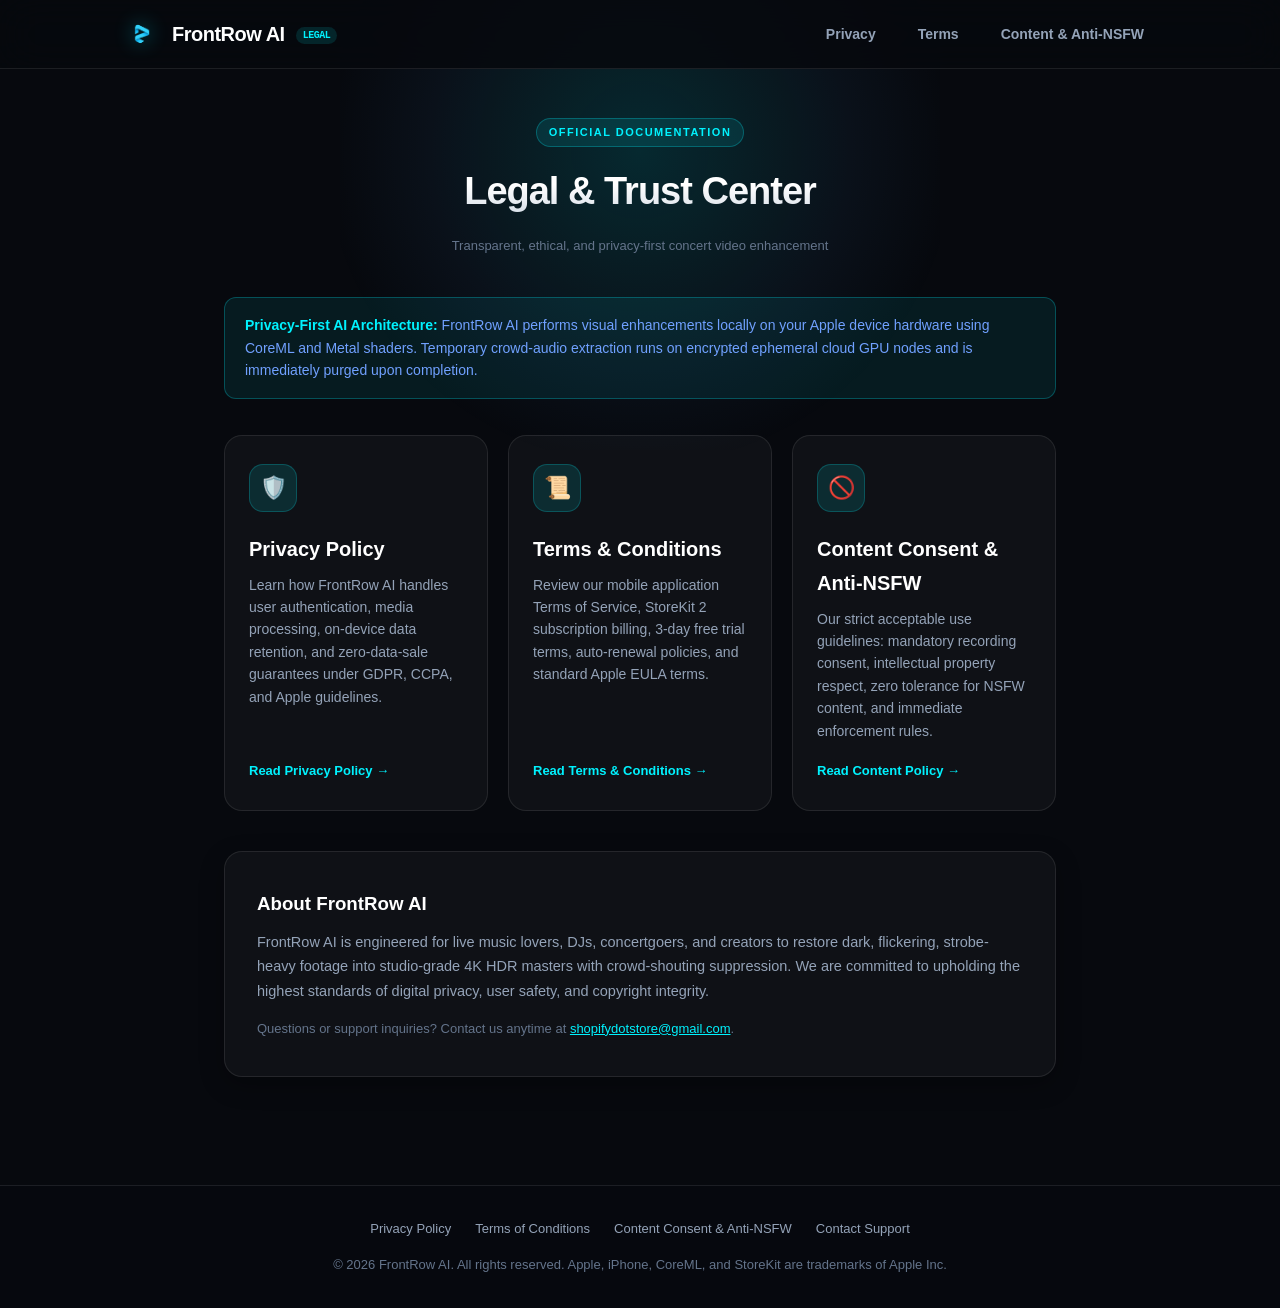
<file: index.html>
<!DOCTYPE html>
<html lang="en">
<head>
  <meta charset="UTF-8">
  <meta name="viewport" content="width=device-width, initial-scale=1.0">
  <title>FrontRow AI - Legal, Privacy & Policies</title>
  <link rel="stylesheet" href="assets/style.css">
  <link rel="icon" type="image/png" href="assets/logo.png">
</head>
<body>
  <div class="ambient-glow"></div>

  <header>
    <div class="nav-container">
      <a href="index.html" class="brand-link">
        <img src="assets/logo.png" alt="FrontRow AI Logo" class="brand-logo">
        <span class="brand-title">FrontRow AI <span class="brand-badge">LEGAL</span></span>
      </a>
      <ul class="nav-links">
        <li><a href="privacy.html">Privacy</a></li>
        <li><a href="terms.html">Terms</a></li>
        <li><a href="content-policy.html">Content & Anti-NSFW</a></li>
      </ul>
    </div>
  </header>

  <main class="container">
    <div class="page-hero">
      <span class="page-category">Official Documentation</span>
      <h1 class="page-title">Legal & Trust Center</h1>
      <p class="page-meta">Transparent, ethical, and privacy-first concert video enhancement</p>
    </div>

    <div class="alert-box alert-info">
      <div>
        <strong>Privacy-First AI Architecture:</strong> FrontRow AI performs visual enhancements locally on your Apple device hardware using CoreML and Metal shaders. Temporary crowd-audio extraction runs on encrypted ephemeral cloud GPU nodes and is immediately purged upon completion.
      </div>
    </div>

    <div class="hub-grid">
      <!-- Privacy Policy Card -->
      <a href="privacy.html" class="hub-card">
        <div class="card-icon">🛡️</div>
        <h3>Privacy Policy</h3>
        <p>Learn how FrontRow AI handles user authentication, media processing, on-device data retention, and zero-data-sale guarantees under GDPR, CCPA, and Apple guidelines.</p>
        <div class="card-arrow">Read Privacy Policy &rarr;</div>
      </a>

      <!-- Terms & Conditions Card -->
      <a href="terms.html" class="hub-card">
        <div class="card-icon">📜</div>
        <h3>Terms & Conditions</h3>
        <p>Review our mobile application Terms of Service, StoreKit 2 subscription billing, 3-day free trial terms, auto-renewal policies, and standard Apple EULA terms.</p>
        <div class="card-arrow">Read Terms & Conditions &rarr;</div>
      </a>

      <!-- Content Consent & Anti-NSFW Card -->
      <a href="content-policy.html" class="hub-card">
        <div class="card-icon">🚫</div>
        <h3>Content Consent & Anti-NSFW</h3>
        <p>Our strict acceptable use guidelines: mandatory recording consent, intellectual property respect, zero tolerance for NSFW content, and immediate enforcement rules.</p>
        <div class="card-arrow">Read Content Policy &rarr;</div>
      </a>
    </div>

    <div class="legal-card" style="margin-top: 40px;">
      <h3 style="margin-bottom: 10px; color: #fff;">About FrontRow AI</h3>
      <p style="color: var(--text-secondary); font-size: 14.5px;">
        FrontRow AI is engineered for live music lovers, DJs, concertgoers, and creators to restore dark, flickering, strobe-heavy footage into studio-grade 4K HDR masters with crowd-shouting suppression. We are committed to upholding the highest standards of digital privacy, user safety, and copyright integrity.
      </p>
      <p style="color: var(--text-muted); font-size: 13px; margin-top: 14px;">
        Questions or support inquiries? Contact us anytime at <a href="mailto:shopifydotstore@gmail.com" style="color: var(--cyan-primary);">shopifydotstore@gmail.com</a>.
      </p>
    </div>
  </main>

  <footer>
    <div class="footer-links">
      <a href="privacy.html">Privacy Policy</a>
      <a href="terms.html">Terms of Conditions</a>
      <a href="content-policy.html">Content Consent & Anti-NSFW</a>
      <a href="mailto:shopifydotstore@gmail.com">Contact Support</a>
    </div>
    <p>&copy; 2026 FrontRow AI. All rights reserved. Apple, iPhone, CoreML, and StoreKit are trademarks of Apple Inc.</p>
  </footer>
</body>
</html>
</file>
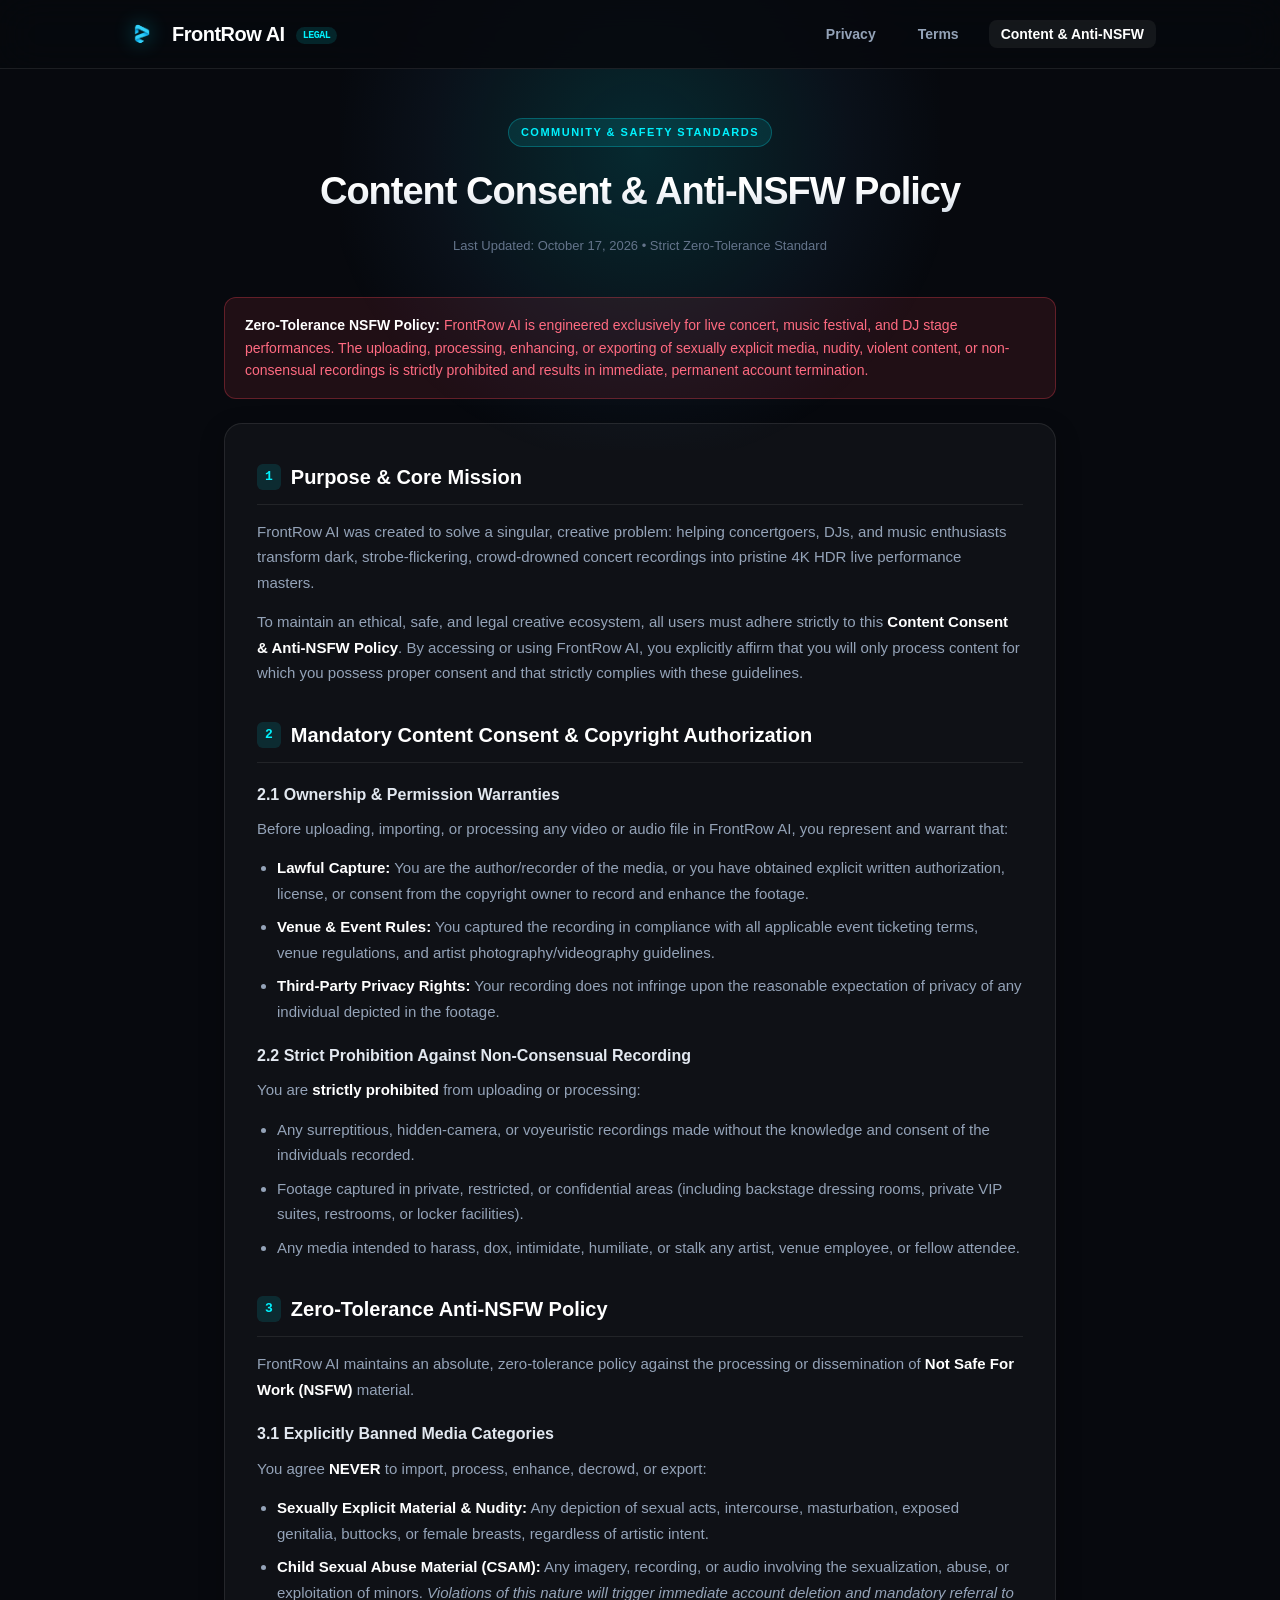
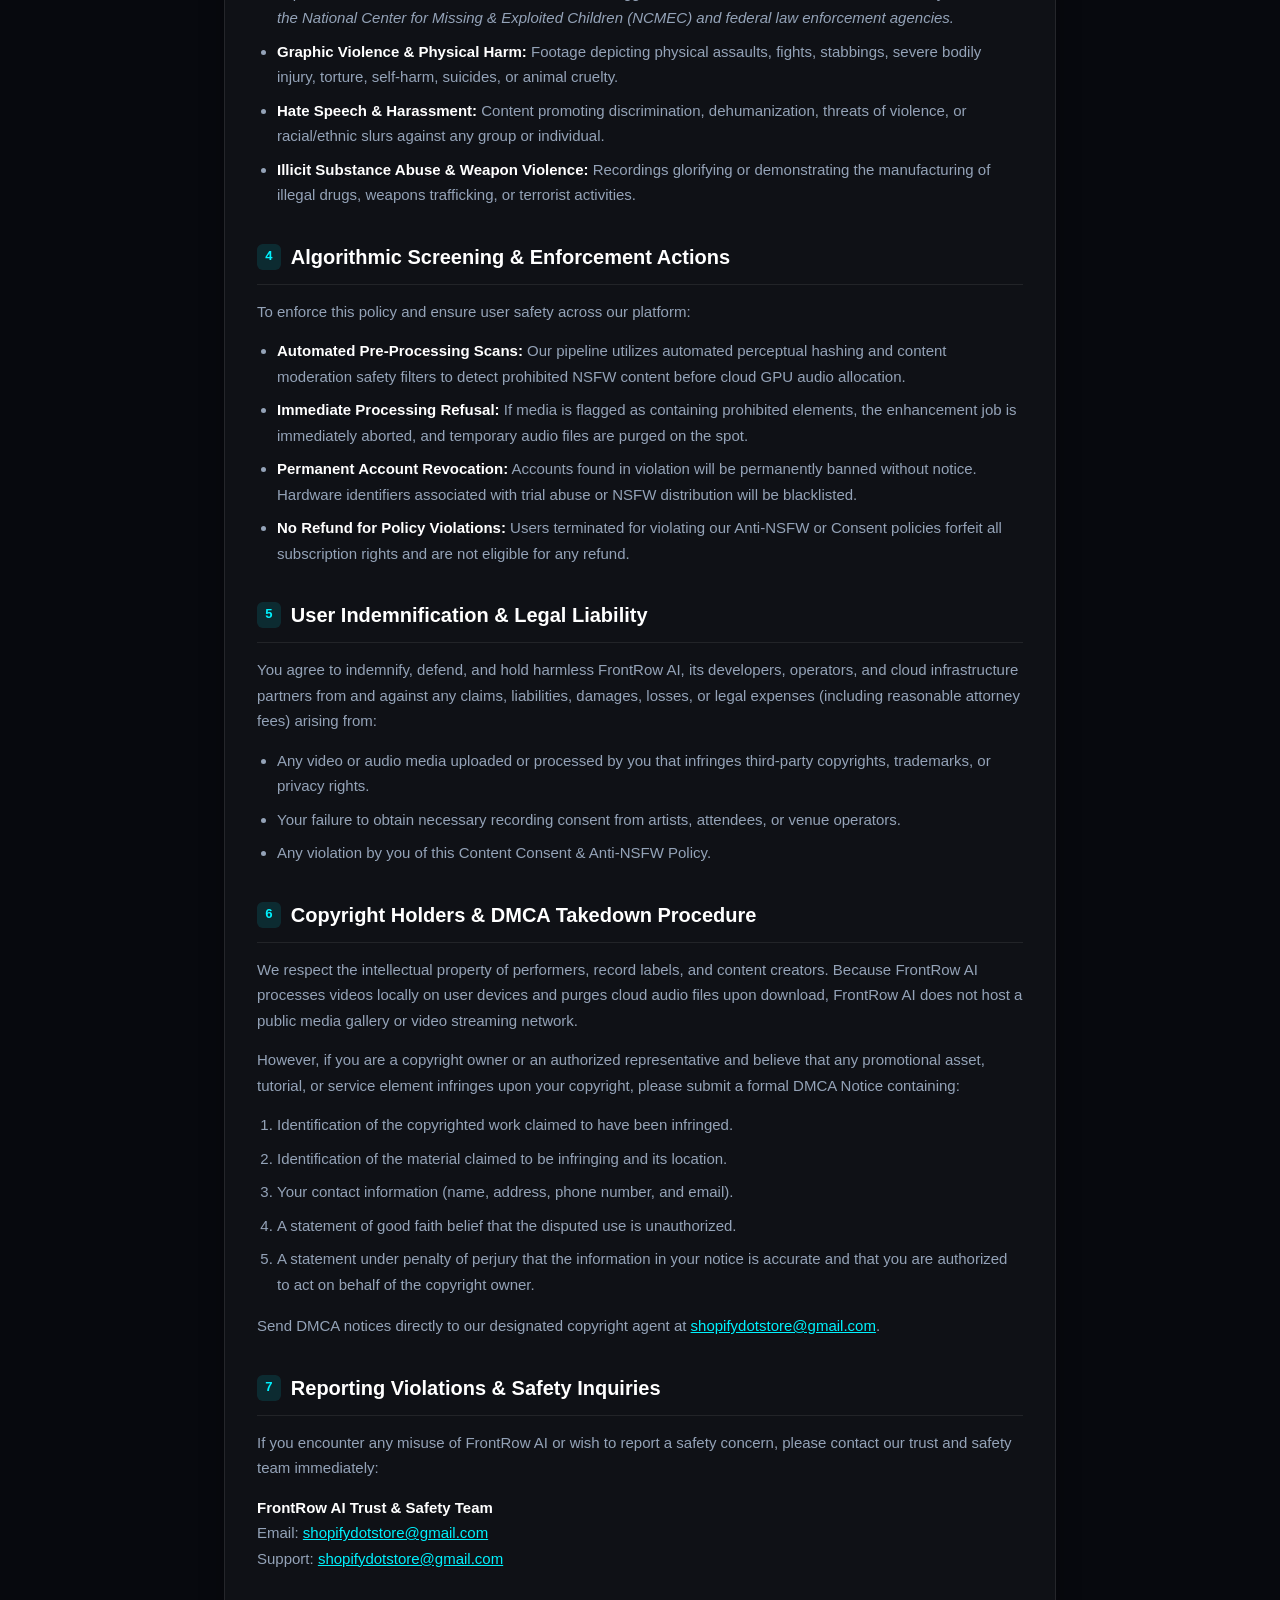
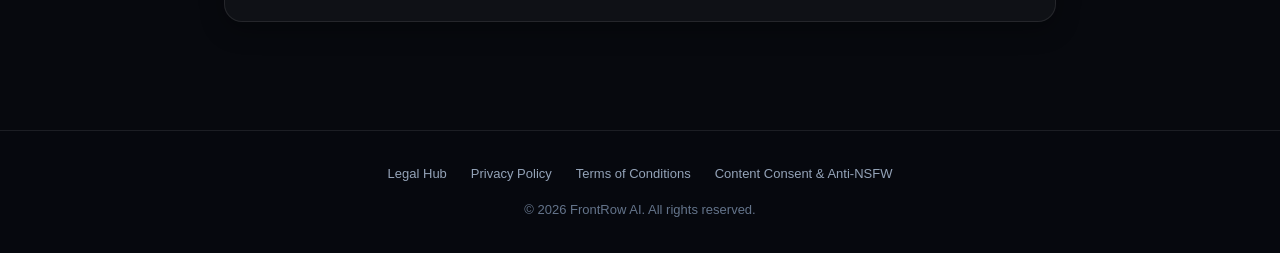
<file: content-policy.html>
<!DOCTYPE html>
<html lang="en">
<head>
  <meta charset="UTF-8">
  <meta name="viewport" content="width=device-width, initial-scale=1.0">
  <title>FrontRow AI - Content Consent & Anti-NSFW Policy</title>
  <link rel="stylesheet" href="assets/style.css">
  <link rel="icon" type="image/png" href="assets/logo.png">
</head>
<body>
  <div class="ambient-glow"></div>

  <header>
    <div class="nav-container">
      <a href="index.html" class="brand-link">
        <img src="assets/logo.png" alt="FrontRow AI Logo" class="brand-logo">
        <span class="brand-title">FrontRow AI <span class="brand-badge">LEGAL</span></span>
      </a>
      <ul class="nav-links">
        <li><a href="privacy.html">Privacy</a></li>
        <li><a href="terms.html">Terms</a></li>
        <li><a href="content-policy.html" class="active">Content & Anti-NSFW</a></li>
      </ul>
    </div>
  </header>

  <main class="container">
    <div class="page-hero">
      <span class="page-category">Community & Safety Standards</span>
      <h1 class="page-title">Content Consent & Anti-NSFW Policy</h1>
      <p class="page-meta">Last Updated: October 17, 2026 &bull; Strict Zero-Tolerance Standard</p>
    </div>

    <div class="alert-box alert-danger">
      <div>
        <strong>Zero-Tolerance NSFW Policy:</strong> FrontRow AI is engineered exclusively for live concert, music festival, and DJ stage performances. The uploading, processing, enhancing, or exporting of sexually explicit media, nudity, violent content, or non-consensual recordings is strictly prohibited and results in immediate, permanent account termination.
      </div>
    </div>

    <article class="legal-card">
      <section class="legal-section">
        <h2><span class="section-number">1</span> Purpose & Core Mission</h2>
        <p>
          FrontRow AI was created to solve a singular, creative problem: helping concertgoers, DJs, and music enthusiasts transform dark, strobe-flickering, crowd-drowned concert recordings into pristine 4K HDR live performance masters.
        </p>
        <p>
          To maintain an ethical, safe, and legal creative ecosystem, all users must adhere strictly to this <strong>Content Consent & Anti-NSFW Policy</strong>. By accessing or using FrontRow AI, you explicitly affirm that you will only process content for which you possess proper consent and that strictly complies with these guidelines.
        </p>
      </section>

      <section class="legal-section">
        <h2><span class="section-number">2</span> Mandatory Content Consent & Copyright Authorization</h2>
        <h3>2.1 Ownership & Permission Warranties</h3>
        <p>
          Before uploading, importing, or processing any video or audio file in FrontRow AI, you represent and warrant that:
        </p>
        <ul>
          <li><strong>Lawful Capture:</strong> You are the author/recorder of the media, or you have obtained explicit written authorization, license, or consent from the copyright owner to record and enhance the footage.</li>
          <li><strong>Venue & Event Rules:</strong> You captured the recording in compliance with all applicable event ticketing terms, venue regulations, and artist photography/videography guidelines.</li>
          <li><strong>Third-Party Privacy Rights:</strong> Your recording does not infringe upon the reasonable expectation of privacy of any individual depicted in the footage.</li>
        </ul>

        <h3>2.2 Strict Prohibition Against Non-Consensual Recording</h3>
        <p>
          You are <strong>strictly prohibited</strong> from uploading or processing:
        </p>
        <ul>
          <li>Any surreptitious, hidden-camera, or voyeuristic recordings made without the knowledge and consent of the individuals recorded.</li>
          <li>Footage captured in private, restricted, or confidential areas (including backstage dressing rooms, private VIP suites, restrooms, or locker facilities).</li>
          <li>Any media intended to harass, dox, intimidate, humiliate, or stalk any artist, venue employee, or fellow attendee.</li>
        </ul>
      </section>

      <section class="legal-section">
        <h2><span class="section-number">3</span> Zero-Tolerance Anti-NSFW Policy</h2>
        <p>
          FrontRow AI maintains an absolute, zero-tolerance policy against the processing or dissemination of <strong>Not Safe For Work (NSFW)</strong> material.
        </p>

        <h3>3.1 Explicitly Banned Media Categories</h3>
        <p>You agree <strong>NEVER</strong> to import, process, enhance, decrowd, or export:</p>
        <ul>
          <li><strong>Sexually Explicit Material & Nudity:</strong> Any depiction of sexual acts, intercourse, masturbation, exposed genitalia, buttocks, or female breasts, regardless of artistic intent.</li>
          <li><strong>Child Sexual Abuse Material (CSAM):</strong> Any imagery, recording, or audio involving the sexualization, abuse, or exploitation of minors. <em>Violations of this nature will trigger immediate account deletion and mandatory referral to the National Center for Missing & Exploited Children (NCMEC) and federal law enforcement agencies.</em></li>
          <li><strong>Graphic Violence & Physical Harm:</strong> Footage depicting physical assaults, fights, stabbings, severe bodily injury, torture, self-harm, suicides, or animal cruelty.</li>
          <li><strong>Hate Speech & Harassment:</strong> Content promoting discrimination, dehumanization, threats of violence, or racial/ethnic slurs against any group or individual.</li>
          <li><strong>Illicit Substance Abuse & Weapon Violence:</strong> Recordings glorifying or demonstrating the manufacturing of illegal drugs, weapons trafficking, or terrorist activities.</li>
        </ul>
      </section>

      <section class="legal-section">
        <h2><span class="section-number">4</span> Algorithmic Screening & Enforcement Actions</h2>
        <p>
          To enforce this policy and ensure user safety across our platform:
        </p>
        <ul>
          <li><strong>Automated Pre-Processing Scans:</strong> Our pipeline utilizes automated perceptual hashing and content moderation safety filters to detect prohibited NSFW content before cloud GPU audio allocation.</li>
          <li><strong>Immediate Processing Refusal:</strong> If media is flagged as containing prohibited elements, the enhancement job is immediately aborted, and temporary audio files are purged on the spot.</li>
          <li><strong>Permanent Account Revocation:</strong> Accounts found in violation will be permanently banned without notice. Hardware identifiers associated with trial abuse or NSFW distribution will be blacklisted.</li>
          <li><strong>No Refund for Policy Violations:</strong> Users terminated for violating our Anti-NSFW or Consent policies forfeit all subscription rights and are not eligible for any refund.</li>
        </ul>
      </section>

      <section class="legal-section">
        <h2><span class="section-number">5</span> User Indemnification & Legal Liability</h2>
        <p>
          You agree to indemnify, defend, and hold harmless FrontRow AI, its developers, operators, and cloud infrastructure partners from and against any claims, liabilities, damages, losses, or legal expenses (including reasonable attorney fees) arising from:
        </p>
        <ul>
          <li>Any video or audio media uploaded or processed by you that infringes third-party copyrights, trademarks, or privacy rights.</li>
          <li>Your failure to obtain necessary recording consent from artists, attendees, or venue operators.</li>
          <li>Any violation by you of this Content Consent & Anti-NSFW Policy.</li>
        </ul>
      </section>

      <section class="legal-section">
        <h2><span class="section-number">6</span> Copyright Holders & DMCA Takedown Procedure</h2>
        <p>
          We respect the intellectual property of performers, record labels, and content creators. Because FrontRow AI processes videos locally on user devices and purges cloud audio files upon download, FrontRow AI does not host a public media gallery or video streaming network.
        </p>
        <p>
          However, if you are a copyright owner or an authorized representative and believe that any promotional asset, tutorial, or service element infringes upon your copyright, please submit a formal DMCA Notice containing:
        </p>
        <ol>
          <li>Identification of the copyrighted work claimed to have been infringed.</li>
          <li>Identification of the material claimed to be infringing and its location.</li>
          <li>Your contact information (name, address, phone number, and email).</li>
          <li>A statement of good faith belief that the disputed use is unauthorized.</li>
          <li>A statement under penalty of perjury that the information in your notice is accurate and that you are authorized to act on behalf of the copyright owner.</li>
        </ol>
        <p>
          Send DMCA notices directly to our designated copyright agent at <a href="mailto:shopifydotstore@gmail.com" style="color: var(--cyan-primary);">shopifydotstore@gmail.com</a>.
        </p>
      </section>

      <section class="legal-section">
        <h2><span class="section-number">7</span> Reporting Violations & Safety Inquiries</h2>
        <p>
          If you encounter any misuse of FrontRow AI or wish to report a safety concern, please contact our trust and safety team immediately:
        </p>
        <p>
          <strong>FrontRow AI Trust & Safety Team</strong><br>
          Email: <a href="mailto:shopifydotstore@gmail.com" style="color: var(--cyan-primary);">shopifydotstore@gmail.com</a><br>
          Support: <a href="mailto:shopifydotstore@gmail.com" style="color: var(--cyan-primary);">shopifydotstore@gmail.com</a>
        </p>
      </section>
    </article>
  </main>

  <footer>
    <div class="footer-links">
      <a href="index.html">Legal Hub</a>
      <a href="privacy.html">Privacy Policy</a>
      <a href="terms.html">Terms of Conditions</a>
      <a href="content-policy.html">Content Consent & Anti-NSFW</a>
    </div>
    <p>&copy; 2026 FrontRow AI. All rights reserved.</p>
  </footer>
</body>
</html>
</file>
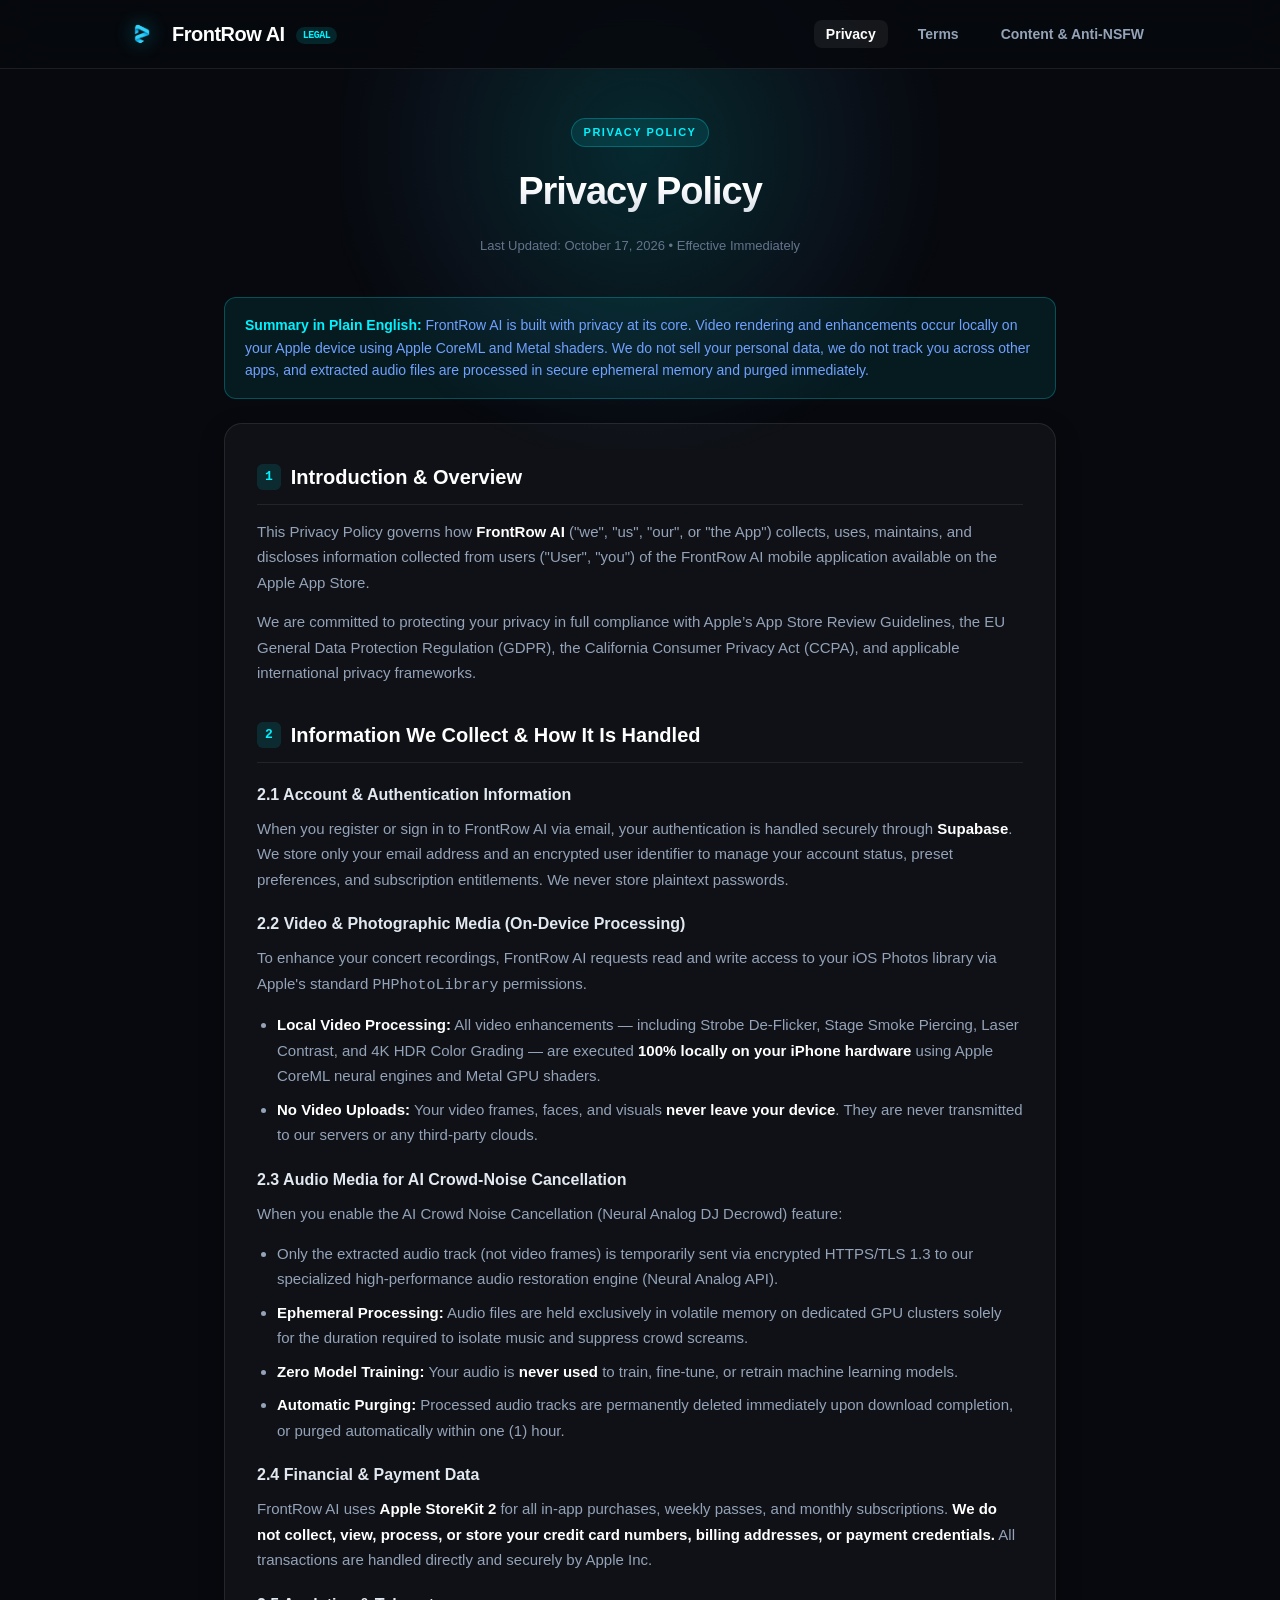
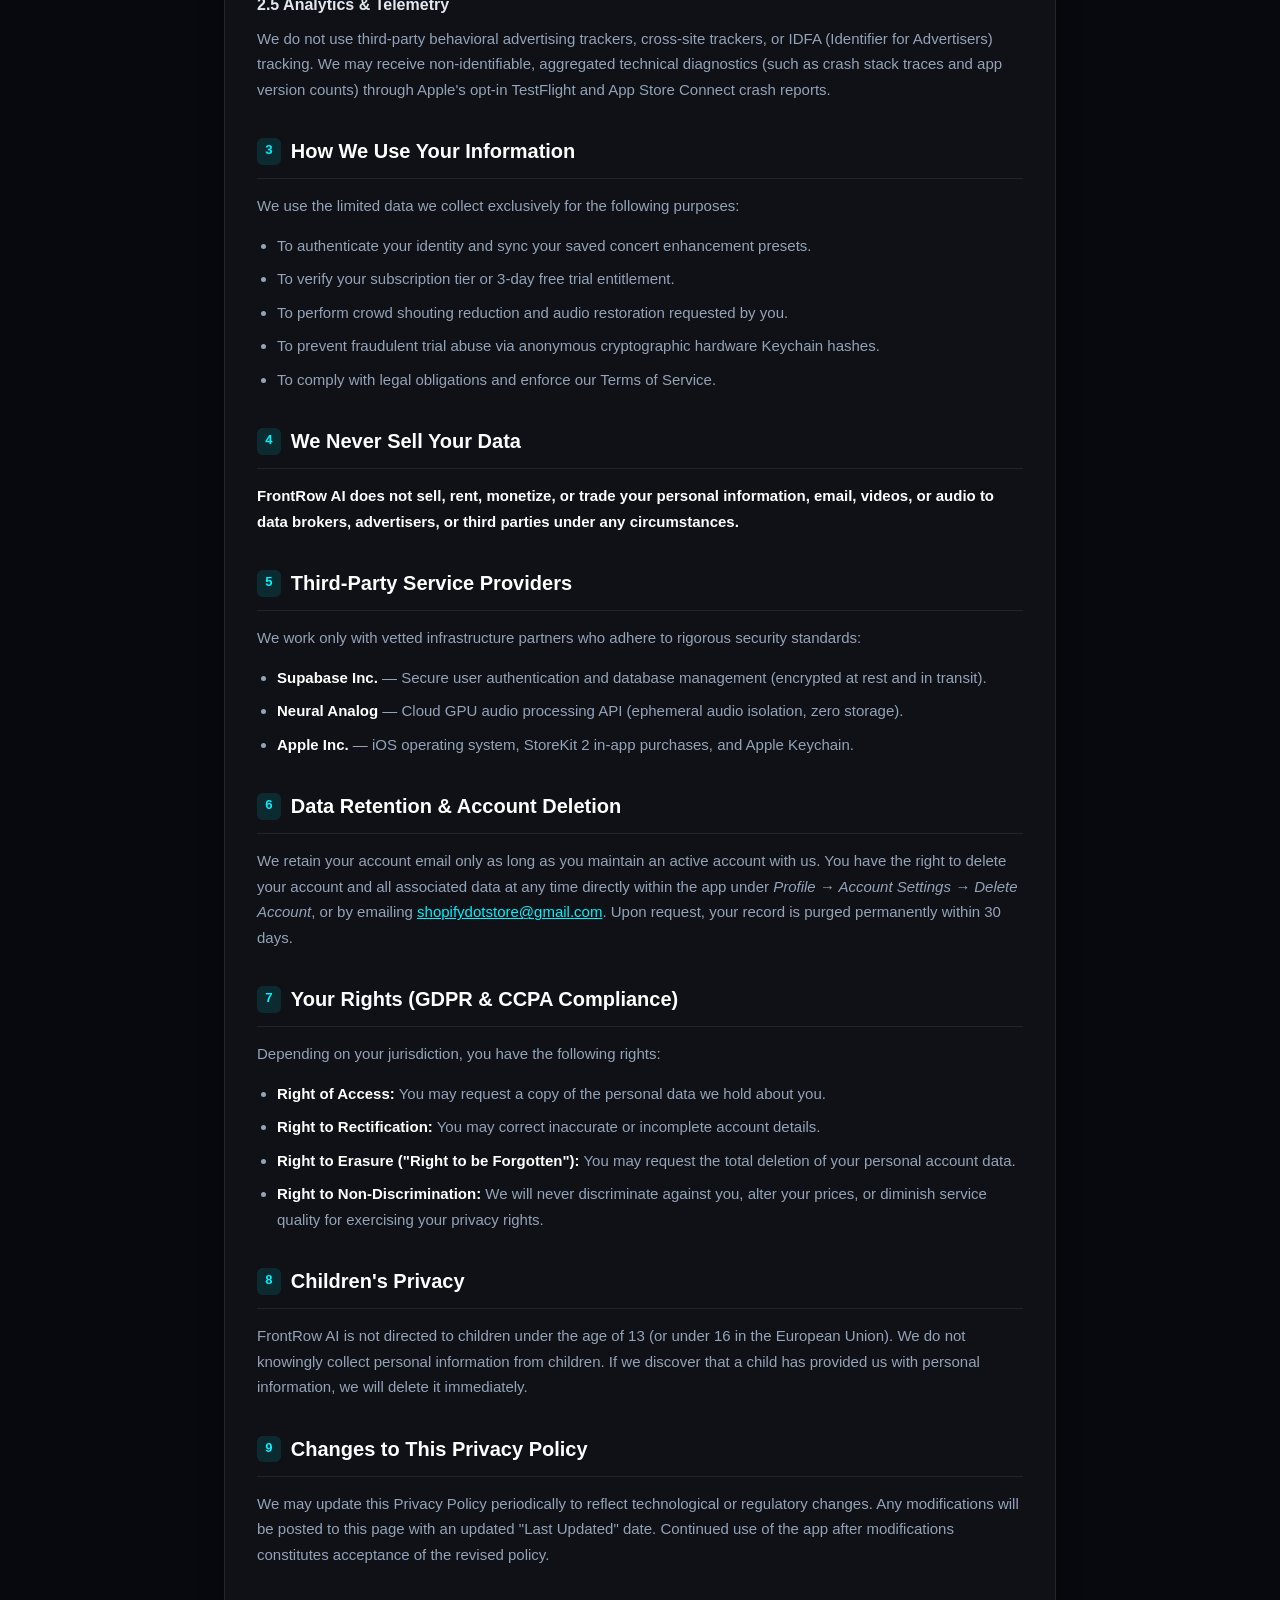
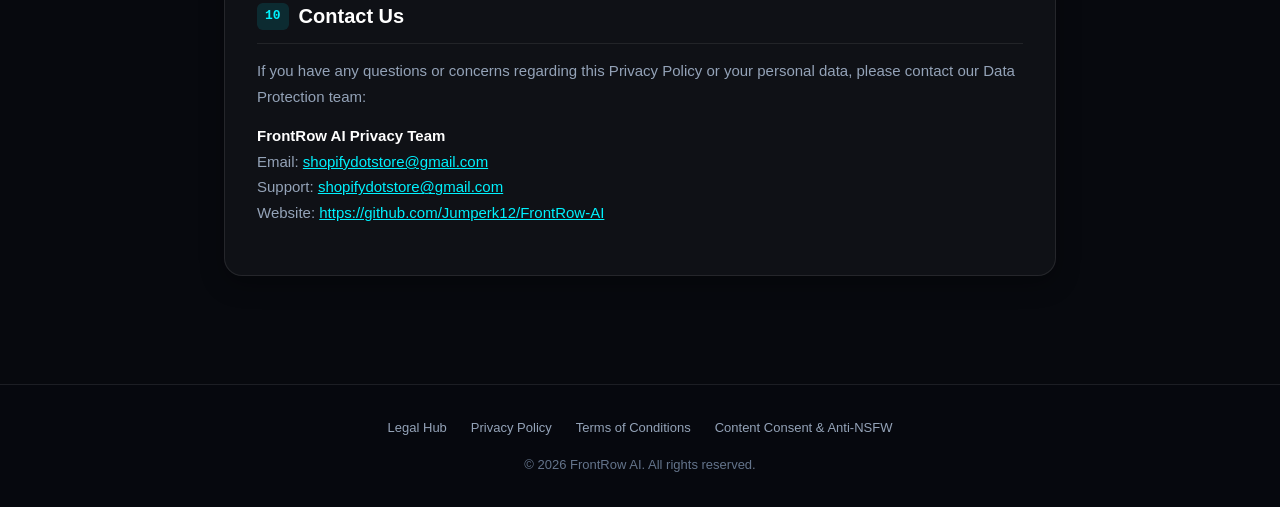
<file: privacy.html>
<!DOCTYPE html>
<html lang="en">
<head>
  <meta charset="UTF-8">
  <meta name="viewport" content="width=device-width, initial-scale=1.0">
  <title>FrontRow AI - Privacy Policy</title>
  <link rel="stylesheet" href="assets/style.css">
  <link rel="icon" type="image/png" href="assets/logo.png">
</head>
<body>
  <div class="ambient-glow"></div>

  <header>
    <div class="nav-container">
      <a href="index.html" class="brand-link">
        <img src="assets/logo.png" alt="FrontRow AI Logo" class="brand-logo">
        <span class="brand-title">FrontRow AI <span class="brand-badge">LEGAL</span></span>
      </a>
      <ul class="nav-links">
        <li><a href="privacy.html" class="active">Privacy</a></li>
        <li><a href="terms.html">Terms</a></li>
        <li><a href="content-policy.html">Content & Anti-NSFW</a></li>
      </ul>
    </div>
  </header>

  <main class="container">
    <div class="page-hero">
      <span class="page-category">Privacy Policy</span>
      <h1 class="page-title">Privacy Policy</h1>
      <p class="page-meta">Last Updated: October 17, 2026 &bull; Effective Immediately</p>
    </div>

    <div class="alert-box alert-info">
      <div>
        <strong>Summary in Plain English:</strong> FrontRow AI is built with privacy at its core. Video rendering and enhancements occur locally on your Apple device using Apple CoreML and Metal shaders. We do not sell your personal data, we do not track you across other apps, and extracted audio files are processed in secure ephemeral memory and purged immediately.
      </div>
    </div>

    <article class="legal-card">
      <section class="legal-section">
        <h2><span class="section-number">1</span> Introduction & Overview</h2>
        <p>
          This Privacy Policy governs how <strong>FrontRow AI</strong> ("we", "us", "our", or "the App") collects, uses, maintains, and discloses information collected from users ("User", "you") of the FrontRow AI mobile application available on the Apple App Store.
        </p>
        <p>
          We are committed to protecting your privacy in full compliance with Apple’s App Store Review Guidelines, the EU General Data Protection Regulation (GDPR), the California Consumer Privacy Act (CCPA), and applicable international privacy frameworks.
        </p>
      </section>

      <section class="legal-section">
        <h2><span class="section-number">2</span> Information We Collect & How It Is Handled</h2>
        <h3>2.1 Account & Authentication Information</h3>
        <p>
          When you register or sign in to FrontRow AI via email, your authentication is handled securely through <strong>Supabase</strong>. We store only your email address and an encrypted user identifier to manage your account status, preset preferences, and subscription entitlements. We never store plaintext passwords.
        </p>

        <h3>2.2 Video & Photographic Media (On-Device Processing)</h3>
        <p>
          To enhance your concert recordings, FrontRow AI requests read and write access to your iOS Photos library via Apple's standard <code>PHPhotoLibrary</code> permissions.
        </p>
        <ul>
          <li><strong>Local Video Processing:</strong> All video enhancements — including Strobe De-Flicker, Stage Smoke Piercing, Laser Contrast, and 4K HDR Color Grading — are executed <strong>100% locally on your iPhone hardware</strong> using Apple CoreML neural engines and Metal GPU shaders.</li>
          <li><strong>No Video Uploads:</strong> Your video frames, faces, and visuals <strong>never leave your device</strong>. They are never transmitted to our servers or any third-party clouds.</li>
        </ul>

        <h3>2.3 Audio Media for AI Crowd-Noise Cancellation</h3>
        <p>
          When you enable the AI Crowd Noise Cancellation (Neural Analog DJ Decrowd) feature:
        </p>
        <ul>
          <li>Only the extracted audio track (not video frames) is temporarily sent via encrypted HTTPS/TLS 1.3 to our specialized high-performance audio restoration engine (Neural Analog API).</li>
          <li><strong>Ephemeral Processing:</strong> Audio files are held exclusively in volatile memory on dedicated GPU clusters solely for the duration required to isolate music and suppress crowd screams.</li>
          <li><strong>Zero Model Training:</strong> Your audio is <strong>never used</strong> to train, fine-tune, or retrain machine learning models.</li>
          <li><strong>Automatic Purging:</strong> Processed audio tracks are permanently deleted immediately upon download completion, or purged automatically within one (1) hour.</li>
        </ul>

        <h3>2.4 Financial & Payment Data</h3>
        <p>
          FrontRow AI uses <strong>Apple StoreKit 2</strong> for all in-app purchases, weekly passes, and monthly subscriptions. <strong>We do not collect, view, process, or store your credit card numbers, billing addresses, or payment credentials.</strong> All transactions are handled directly and securely by Apple Inc.
        </p>

        <h3>2.5 Analytics & Telemetry</h3>
        <p>
          We do not use third-party behavioral advertising trackers, cross-site trackers, or IDFA (Identifier for Advertisers) tracking. We may receive non-identifiable, aggregated technical diagnostics (such as crash stack traces and app version counts) through Apple's opt-in TestFlight and App Store Connect crash reports.
        </p>
      </section>

      <section class="legal-section">
        <h2><span class="section-number">3</span> How We Use Your Information</h2>
        <p>We use the limited data we collect exclusively for the following purposes:</p>
        <ul>
          <li>To authenticate your identity and sync your saved concert enhancement presets.</li>
          <li>To verify your subscription tier or 3-day free trial entitlement.</li>
          <li>To perform crowd shouting reduction and audio restoration requested by you.</li>
          <li>To prevent fraudulent trial abuse via anonymous cryptographic hardware Keychain hashes.</li>
          <li>To comply with legal obligations and enforce our Terms of Service.</li>
        </ul>
      </section>

      <section class="legal-section">
        <h2><span class="section-number">4</span> We Never Sell Your Data</h2>
        <p>
          <strong>FrontRow AI does not sell, rent, monetize, or trade your personal information, email, videos, or audio to data brokers, advertisers, or third parties under any circumstances.</strong>
        </p>
      </section>

      <section class="legal-section">
        <h2><span class="section-number">5</span> Third-Party Service Providers</h2>
        <p>We work only with vetted infrastructure partners who adhere to rigorous security standards:</p>
        <ul>
          <li><strong>Supabase Inc.</strong> — Secure user authentication and database management (encrypted at rest and in transit).</li>
          <li><strong>Neural Analog</strong> — Cloud GPU audio processing API (ephemeral audio isolation, zero storage).</li>
          <li><strong>Apple Inc.</strong> — iOS operating system, StoreKit 2 in-app purchases, and Apple Keychain.</li>
        </ul>
      </section>

      <section class="legal-section">
        <h2><span class="section-number">6</span> Data Retention & Account Deletion</h2>
        <p>
          We retain your account email only as long as you maintain an active account with us. You have the right to delete your account and all associated data at any time directly within the app under <em>Profile &rarr; Account Settings &rarr; Delete Account</em>, or by emailing <a href="mailto:shopifydotstore@gmail.com" style="color: var(--cyan-primary);">shopifydotstore@gmail.com</a>. Upon request, your record is purged permanently within 30 days.
        </p>
      </section>

      <section class="legal-section">
        <h2><span class="section-number">7</span> Your Rights (GDPR & CCPA Compliance)</h2>
        <p>Depending on your jurisdiction, you have the following rights:</p>
        <ul>
          <li><strong>Right of Access:</strong> You may request a copy of the personal data we hold about you.</li>
          <li><strong>Right to Rectification:</strong> You may correct inaccurate or incomplete account details.</li>
          <li><strong>Right to Erasure ("Right to be Forgotten"):</strong> You may request the total deletion of your personal account data.</li>
          <li><strong>Right to Non-Discrimination:</strong> We will never discriminate against you, alter your prices, or diminish service quality for exercising your privacy rights.</li>
        </ul>
      </section>

      <section class="legal-section">
        <h2><span class="section-number">8</span> Children's Privacy</h2>
        <p>
          FrontRow AI is not directed to children under the age of 13 (or under 16 in the European Union). We do not knowingly collect personal information from children. If we discover that a child has provided us with personal information, we will delete it immediately.
        </p>
      </section>

      <section class="legal-section">
        <h2><span class="section-number">9</span> Changes to This Privacy Policy</h2>
        <p>
          We may update this Privacy Policy periodically to reflect technological or regulatory changes. Any modifications will be posted to this page with an updated "Last Updated" date. Continued use of the app after modifications constitutes acceptance of the revised policy.
        </p>
      </section>

      <section class="legal-section">
        <h2><span class="section-number">10</span> Contact Us</h2>
        <p>
          If you have any questions or concerns regarding this Privacy Policy or your personal data, please contact our Data Protection team:
        </p>
        <p>
          <strong>FrontRow AI Privacy Team</strong><br>
          Email: <a href="mailto:shopifydotstore@gmail.com" style="color: var(--cyan-primary);">shopifydotstore@gmail.com</a><br>
          Support: <a href="mailto:shopifydotstore@gmail.com" style="color: var(--cyan-primary);">shopifydotstore@gmail.com</a><br>
          Website: <a href="https://github.com/Jumperk12/FrontRow-AI" style="color: var(--cyan-primary);">https://github.com/Jumperk12/FrontRow-AI</a>
        </p>
      </section>
    </article>
  </main>

  <footer>
    <div class="footer-links">
      <a href="index.html">Legal Hub</a>
      <a href="privacy.html">Privacy Policy</a>
      <a href="terms.html">Terms of Conditions</a>
      <a href="content-policy.html">Content Consent & Anti-NSFW</a>
    </div>
    <p>&copy; 2026 FrontRow AI. All rights reserved.</p>
  </footer>
</body>
</html>
</file>
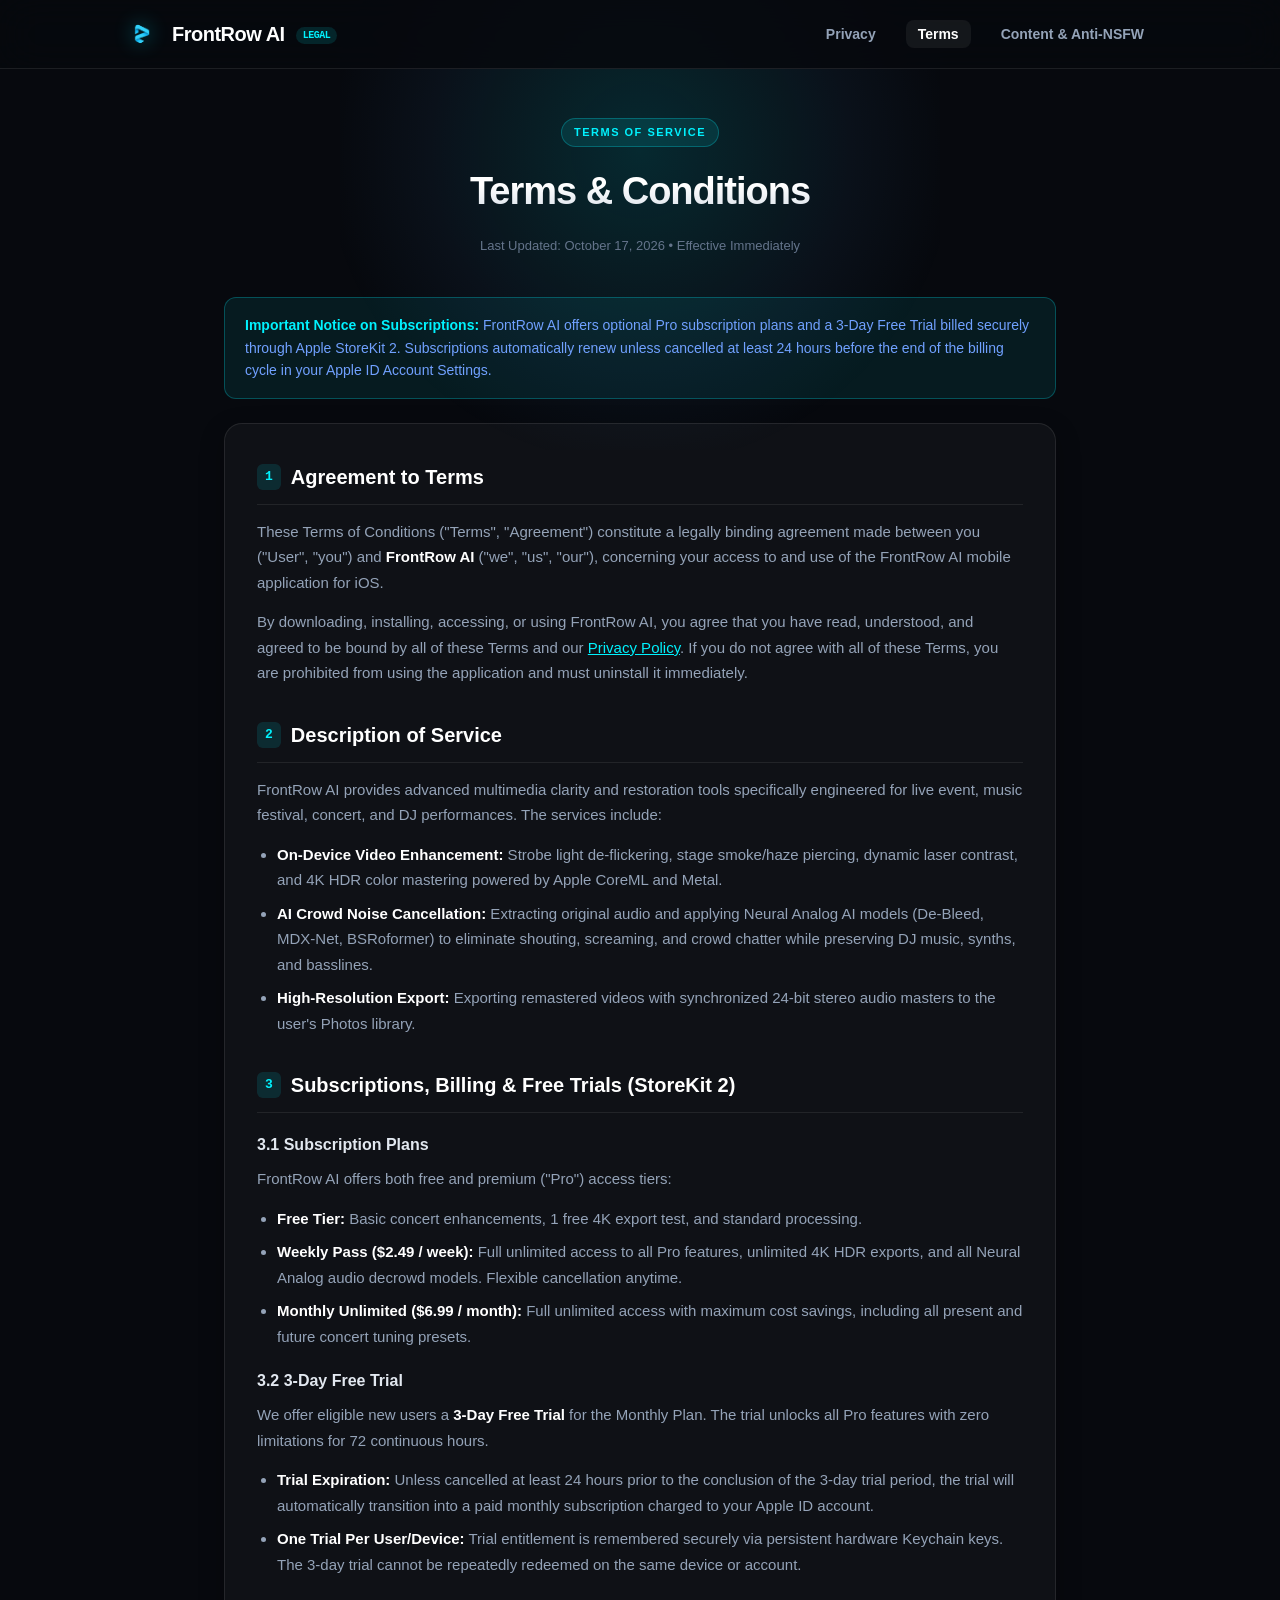
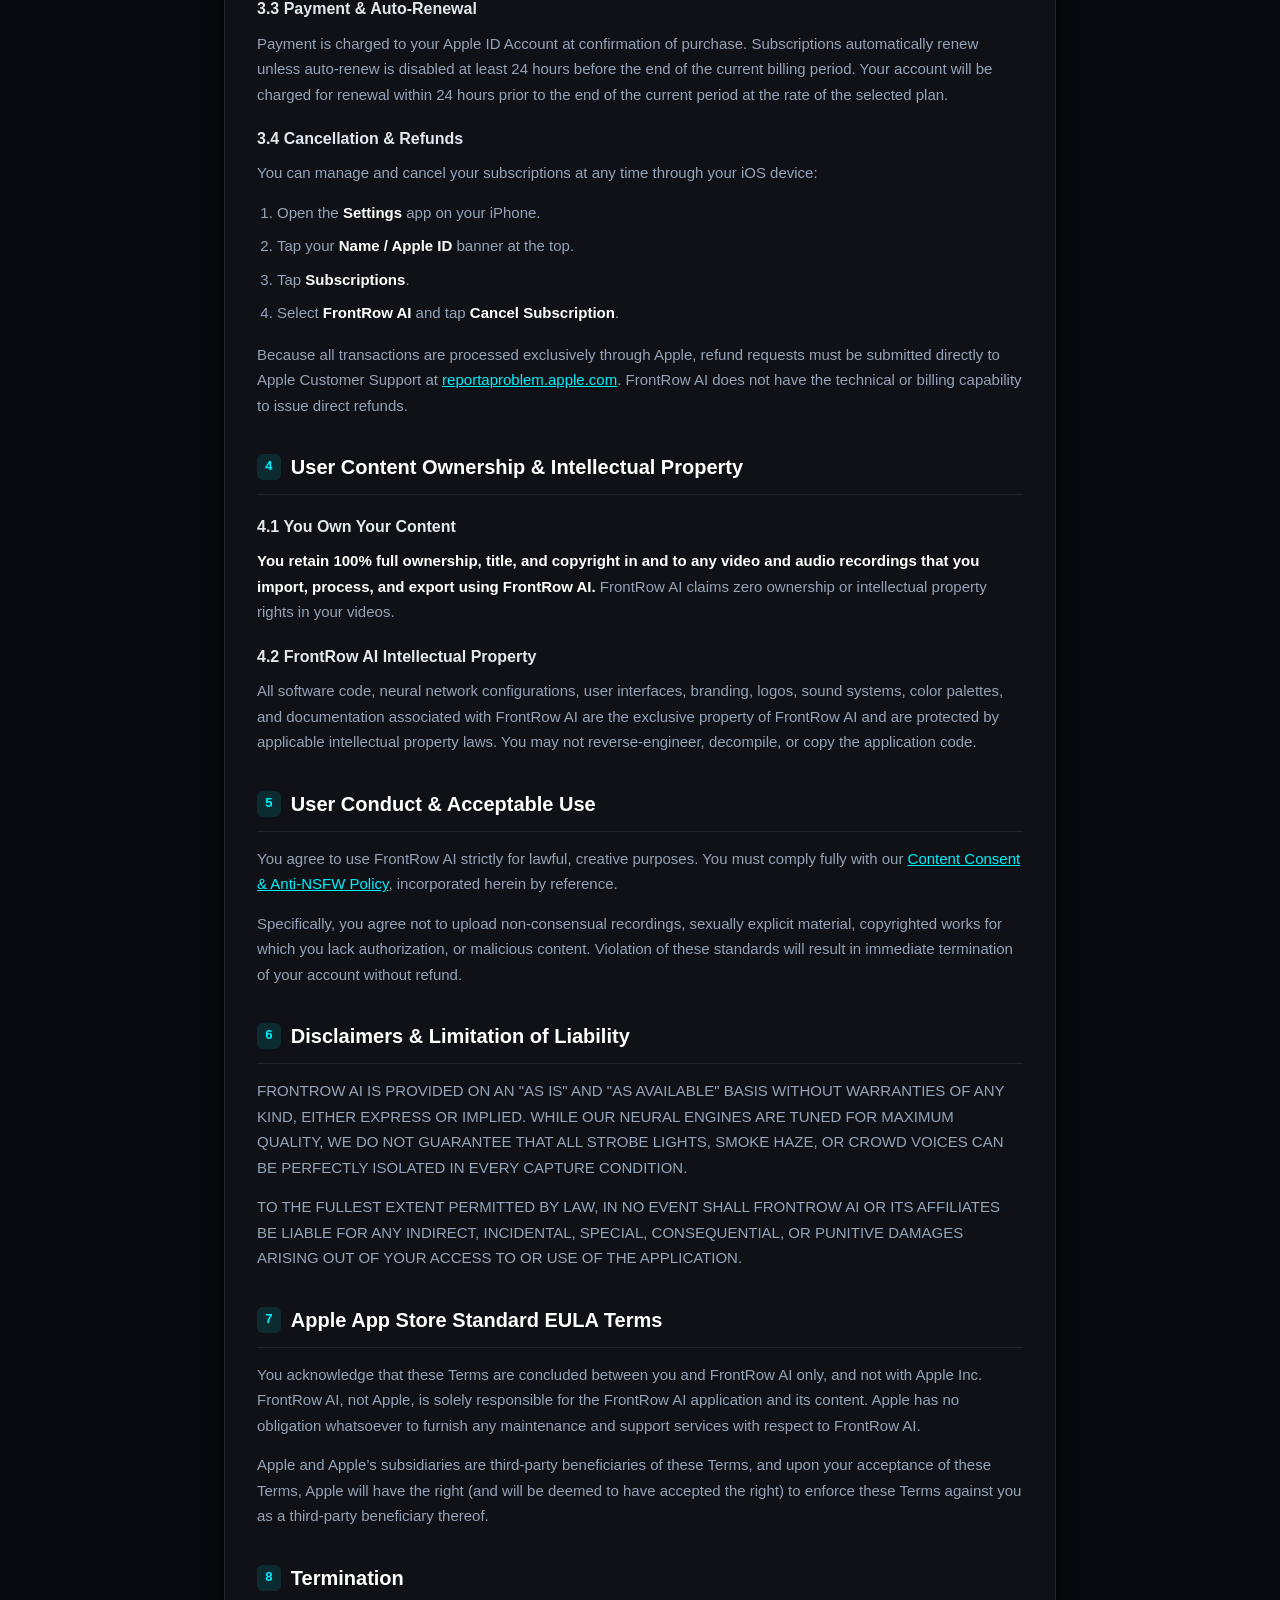
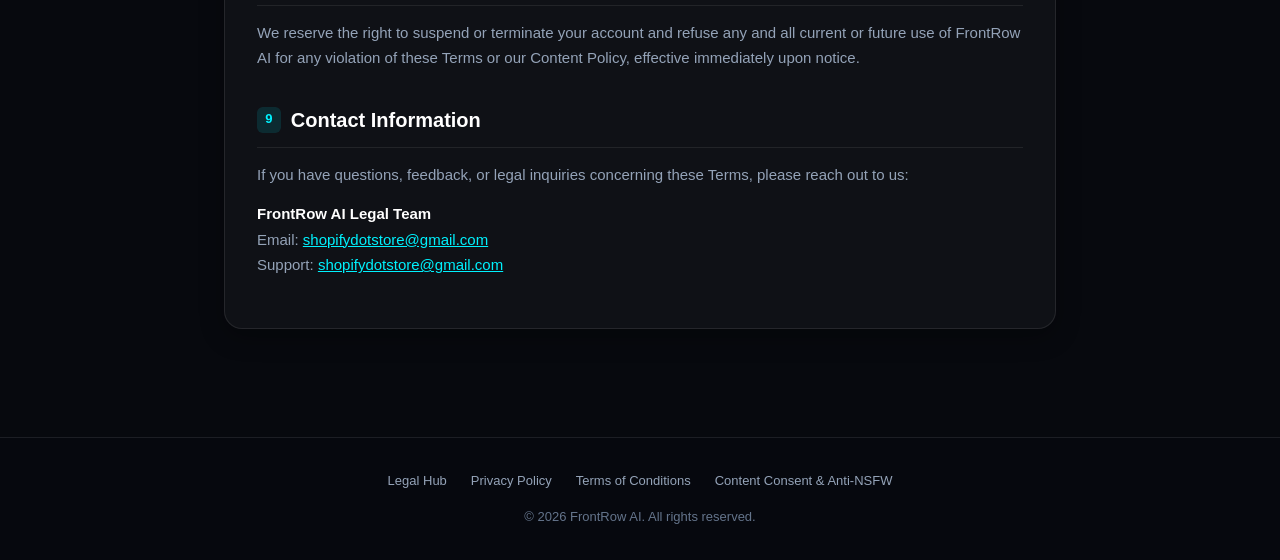
<file: terms.html>
<!DOCTYPE html>
<html lang="en">
<head>
  <meta charset="UTF-8">
  <meta name="viewport" content="width=device-width, initial-scale=1.0">
  <title>FrontRow AI - Terms of Conditions</title>
  <link rel="stylesheet" href="assets/style.css">
  <link rel="icon" type="image/png" href="assets/logo.png">
</head>
<body>
  <div class="ambient-glow"></div>

  <header>
    <div class="nav-container">
      <a href="index.html" class="brand-link">
        <img src="assets/logo.png" alt="FrontRow AI Logo" class="brand-logo">
        <span class="brand-title">FrontRow AI <span class="brand-badge">LEGAL</span></span>
      </a>
      <ul class="nav-links">
        <li><a href="privacy.html">Privacy</a></li>
        <li><a href="terms.html" class="active">Terms</a></li>
        <li><a href="content-policy.html">Content & Anti-NSFW</a></li>
      </ul>
    </div>
  </header>

  <main class="container">
    <div class="page-hero">
      <span class="page-category">Terms of Service</span>
      <h1 class="page-title">Terms & Conditions</h1>
      <p class="page-meta">Last Updated: October 17, 2026 &bull; Effective Immediately</p>
    </div>

    <div class="alert-box alert-info">
      <div>
        <strong>Important Notice on Subscriptions:</strong> FrontRow AI offers optional Pro subscription plans and a 3-Day Free Trial billed securely through Apple StoreKit 2. Subscriptions automatically renew unless cancelled at least 24 hours before the end of the billing cycle in your Apple ID Account Settings.
      </div>
    </div>

    <article class="legal-card">
      <section class="legal-section">
        <h2><span class="section-number">1</span> Agreement to Terms</h2>
        <p>
          These Terms of Conditions ("Terms", "Agreement") constitute a legally binding agreement made between you ("User", "you") and <strong>FrontRow AI</strong> ("we", "us", "our"), concerning your access to and use of the FrontRow AI mobile application for iOS.
        </p>
        <p>
          By downloading, installing, accessing, or using FrontRow AI, you agree that you have read, understood, and agreed to be bound by all of these Terms and our <a href="privacy.html" style="color: var(--cyan-primary);">Privacy Policy</a>. If you do not agree with all of these Terms, you are prohibited from using the application and must uninstall it immediately.
        </p>
      </section>

      <section class="legal-section">
        <h2><span class="section-number">2</span> Description of Service</h2>
        <p>
          FrontRow AI provides advanced multimedia clarity and restoration tools specifically engineered for live event, music festival, concert, and DJ performances. The services include:
        </p>
        <ul>
          <li><strong>On-Device Video Enhancement:</strong> Strobe light de-flickering, stage smoke/haze piercing, dynamic laser contrast, and 4K HDR color mastering powered by Apple CoreML and Metal.</li>
          <li><strong>AI Crowd Noise Cancellation:</strong> Extracting original audio and applying Neural Analog AI models (De-Bleed, MDX-Net, BSRoformer) to eliminate shouting, screaming, and crowd chatter while preserving DJ music, synths, and basslines.</li>
          <li><strong>High-Resolution Export:</strong> Exporting remastered videos with synchronized 24-bit stereo audio masters to the user's Photos library.</li>
        </ul>
      </section>

      <section class="legal-section">
        <h2><span class="section-number">3</span> Subscriptions, Billing & Free Trials (StoreKit 2)</h2>
        <h3>3.1 Subscription Plans</h3>
        <p>FrontRow AI offers both free and premium ("Pro") access tiers:</p>
        <ul>
          <li><strong>Free Tier:</strong> Basic concert enhancements, 1 free 4K export test, and standard processing.</li>
          <li><strong>Weekly Pass ($2.49 / week):</strong> Full unlimited access to all Pro features, unlimited 4K HDR exports, and all Neural Analog audio decrowd models. Flexible cancellation anytime.</li>
          <li><strong>Monthly Unlimited ($6.99 / month):</strong> Full unlimited access with maximum cost savings, including all present and future concert tuning presets.</li>
        </ul>

        <h3>3.2 3-Day Free Trial</h3>
        <p>
          We offer eligible new users a <strong>3-Day Free Trial</strong> for the Monthly Plan. The trial unlocks all Pro features with zero limitations for 72 continuous hours. 
        </p>
        <ul>
          <li><strong>Trial Expiration:</strong> Unless cancelled at least 24 hours prior to the conclusion of the 3-day trial period, the trial will automatically transition into a paid monthly subscription charged to your Apple ID account.</li>
          <li><strong>One Trial Per User/Device:</strong> Trial entitlement is remembered securely via persistent hardware Keychain keys. The 3-day trial cannot be repeatedly redeemed on the same device or account.</li>
        </ul>

        <h3>3.3 Payment & Auto-Renewal</h3>
        <p>
          Payment is charged to your Apple ID Account at confirmation of purchase. Subscriptions automatically renew unless auto-renew is disabled at least 24 hours before the end of the current billing period. Your account will be charged for renewal within 24 hours prior to the end of the current period at the rate of the selected plan.
        </p>

        <h3>3.4 Cancellation & Refunds</h3>
        <p>
          You can manage and cancel your subscriptions at any time through your iOS device:
        </p>
        <ol>
          <li>Open the <strong>Settings</strong> app on your iPhone.</li>
          <li>Tap your <strong>Name / Apple ID</strong> banner at the top.</li>
          <li>Tap <strong>Subscriptions</strong>.</li>
          <li>Select <strong>FrontRow AI</strong> and tap <strong>Cancel Subscription</strong>.</li>
        </ol>
        <p>
          Because all transactions are processed exclusively through Apple, refund requests must be submitted directly to Apple Customer Support at <a href="https://reportaproblem.apple.com" target="_blank" rel="noopener" style="color: var(--cyan-primary);">reportaproblem.apple.com</a>. FrontRow AI does not have the technical or billing capability to issue direct refunds.
        </p>
      </section>

      <section class="legal-section">
        <h2><span class="section-number">4</span> User Content Ownership & Intellectual Property</h2>
        <h3>4.1 You Own Your Content</h3>
        <p>
          <strong>You retain 100% full ownership, title, and copyright in and to any video and audio recordings that you import, process, and export using FrontRow AI.</strong> FrontRow AI claims zero ownership or intellectual property rights in your videos.
        </p>

        <h3>4.2 FrontRow AI Intellectual Property</h3>
        <p>
          All software code, neural network configurations, user interfaces, branding, logos, sound systems, color palettes, and documentation associated with FrontRow AI are the exclusive property of FrontRow AI and are protected by applicable intellectual property laws. You may not reverse-engineer, decompile, or copy the application code.
        </p>
      </section>

      <section class="legal-section">
        <h2><span class="section-number">5</span> User Conduct & Acceptable Use</h2>
        <p>
          You agree to use FrontRow AI strictly for lawful, creative purposes. You must comply fully with our <a href="content-policy.html" style="color: var(--cyan-primary);">Content Consent & Anti-NSFW Policy</a>, incorporated herein by reference.
        </p>
        <p>
          Specifically, you agree not to upload non-consensual recordings, sexually explicit material, copyrighted works for which you lack authorization, or malicious content. Violation of these standards will result in immediate termination of your account without refund.
        </p>
      </section>

      <section class="legal-section">
        <h2><span class="section-number">6</span> Disclaimers & Limitation of Liability</h2>
        <p>
          FRONTROW AI IS PROVIDED ON AN "AS IS" AND "AS AVAILABLE" BASIS WITHOUT WARRANTIES OF ANY KIND, EITHER EXPRESS OR IMPLIED. WHILE OUR NEURAL ENGINES ARE TUNED FOR MAXIMUM QUALITY, WE DO NOT GUARANTEE THAT ALL STROBE LIGHTS, SMOKE HAZE, OR CROWD VOICES CAN BE PERFECTLY ISOLATED IN EVERY CAPTURE CONDITION.
        </p>
        <p>
          TO THE FULLEST EXTENT PERMITTED BY LAW, IN NO EVENT SHALL FRONTROW AI OR ITS AFFILIATES BE LIABLE FOR ANY INDIRECT, INCIDENTAL, SPECIAL, CONSEQUENTIAL, OR PUNITIVE DAMAGES ARISING OUT OF YOUR ACCESS TO OR USE OF THE APPLICATION.
        </p>
      </section>

      <section class="legal-section">
        <h2><span class="section-number">7</span> Apple App Store Standard EULA Terms</h2>
        <p>
          You acknowledge that these Terms are concluded between you and FrontRow AI only, and not with Apple Inc. FrontRow AI, not Apple, is solely responsible for the FrontRow AI application and its content. Apple has no obligation whatsoever to furnish any maintenance and support services with respect to FrontRow AI.
        </p>
        <p>
          Apple and Apple’s subsidiaries are third-party beneficiaries of these Terms, and upon your acceptance of these Terms, Apple will have the right (and will be deemed to have accepted the right) to enforce these Terms against you as a third-party beneficiary thereof.
        </p>
      </section>

      <section class="legal-section">
        <h2><span class="section-number">8</span> Termination</h2>
        <p>
          We reserve the right to suspend or terminate your account and refuse any and all current or future use of FrontRow AI for any violation of these Terms or our Content Policy, effective immediately upon notice.
        </p>
      </section>

      <section class="legal-section">
        <h2><span class="section-number">9</span> Contact Information</h2>
        <p>
          If you have questions, feedback, or legal inquiries concerning these Terms, please reach out to us:
        </p>
        <p>
          <strong>FrontRow AI Legal Team</strong><br>
          Email: <a href="mailto:shopifydotstore@gmail.com" style="color: var(--cyan-primary);">shopifydotstore@gmail.com</a><br>
          Support: <a href="mailto:shopifydotstore@gmail.com" style="color: var(--cyan-primary);">shopifydotstore@gmail.com</a>
        </p>
      </section>
    </article>
  </main>

  <footer>
    <div class="footer-links">
      <a href="index.html">Legal Hub</a>
      <a href="privacy.html">Privacy Policy</a>
      <a href="terms.html">Terms of Conditions</a>
      <a href="content-policy.html">Content Consent & Anti-NSFW</a>
    </div>
    <p>&copy; 2026 FrontRow AI. All rights reserved.</p>
  </footer>
</body>
</html>
</file>
<file: assets/style.css>
/* FrontRow AI Legal & Policies Style */
:root {
  --bg-primary: #07090e;
  --bg-secondary: #0d111a;
  --card-bg: rgba(255, 255, 255, 0.035);
  --card-border: rgba(255, 255, 255, 0.09);
  --card-hover-border: rgba(0, 242, 254, 0.35);
  --cyan-primary: #00f2fe;
  --cyan-glow: rgba(0, 242, 254, 0.45);
  --accent-gradient: linear-gradient(135deg, #00f2fe 0%, #4facfe 100%);
  --text-primary: #ffffff;
  --text-secondary: #94a3b8;
  --text-muted: #64748b;
  --danger-color: #ff4757;
  --danger-bg: rgba(255, 71, 87, 0.1);
  --success-color: #2ed573;
  --success-bg: rgba(46, 213, 115, 0.1);
  --radius-lg: 18px;
  --radius-md: 12px;
  --radius-sm: 8px;
  --font-family: -apple-system, BlinkMacSystemFont, "SF Pro Display", "Inter", "Segoe UI", Roboto, Helvetica, Arial, sans-serif;
}

* {
  box-sizing: border-box;
  margin: 0;
  padding: 0;
}

body {
  background-color: var(--bg-primary);
  color: var(--text-primary);
  font-family: var(--font-family);
  font-size: 16px;
  line-height: 1.7;
  -webkit-font-smoothing: antialiased;
  min-height: 100vh;
  display: flex;
  flex-direction: column;
  position: relative;
  overflow-x: hidden;
}

/* Background Ambient Lighting */
.ambient-glow {
  position: fixed;
  top: -150px;
  left: 50%;
  transform: translateX(-50%);
  width: 600px;
  height: 600px;
  background: radial-gradient(circle, rgba(0, 242, 254, 0.14) 0%, rgba(79, 172, 254, 0.05) 50%, transparent 75%);
  pointer-events: none;
  z-index: 0;
}

/* Header & Nav */
header {
  position: sticky;
  top: 0;
  backdrop-filter: blur(20px);
  -webkit-backdrop-filter: blur(20px);
  background: rgba(7, 9, 14, 0.85);
  border-bottom: 1px solid var(--card-border);
  z-index: 100;
  width: 100%;
}

.nav-container {
  max-width: 1080px;
  margin: 0 auto;
  padding: 16px 24px;
  display: flex;
  align-items: center;
  justify-content: space-between;
}

.brand-link {
  display: flex;
  align-items: center;
  gap: 12px;
  text-decoration: none;
  color: var(--text-primary);
}

.brand-logo {
  width: 36px;
  height: 36px;
  object-fit: contain;
  filter: drop-shadow(0 0 10px var(--cyan-glow));
}

.brand-title {
  font-size: 20px;
  font-weight: 800;
  letter-spacing: -0.5px;
}

.brand-badge {
  font-size: 10px;
  font-weight: 900;
  font-family: monospace;
  color: var(--cyan-primary);
  background: rgba(0, 242, 254, 0.12);
  padding: 3px 7px;
  border-radius: 999px;
  margin-left: 6px;
  vertical-align: middle;
}

.nav-links {
  display: flex;
  gap: 18px;
  align-items: center;
  list-style: none;
}

.nav-links a {
  color: var(--text-secondary);
  text-decoration: none;
  font-size: 14px;
  font-weight: 600;
  transition: all 0.2s ease;
  padding: 6px 12px;
  border-radius: var(--radius-sm);
}

.nav-links a:hover,
.nav-links a.active {
  color: #fff;
  background: rgba(255, 255, 255, 0.06);
}

/* Container */
.container {
  max-width: 880px;
  margin: 0 auto;
  padding: 48px 24px 80px;
  position: relative;
  z-index: 1;
  flex: 1;
}

/* Page Hero */
.page-hero {
  text-align: center;
  margin-bottom: 40px;
}

.page-category {
  display: inline-block;
  font-size: 11px;
  font-weight: 800;
  letter-spacing: 1.5px;
  text-transform: uppercase;
  color: var(--cyan-primary);
  margin-bottom: 12px;
  padding: 4px 12px;
  background: rgba(0, 242, 254, 0.1);
  border: 1px solid rgba(0, 242, 254, 0.25);
  border-radius: 999px;
}

.page-title {
  font-size: 38px;
  font-weight: 900;
  letter-spacing: -1px;
  margin-bottom: 12px;
  background: linear-gradient(180deg, #ffffff 40%, #cbd5e1 100%);
  -webkit-background-clip: text;
  -webkit-text-fill-color: transparent;
}

.page-meta {
  font-size: 13px;
  color: var(--text-muted);
  font-weight: 500;
}

/* Hub Grid (Index Page) */
.hub-grid {
  display: grid;
  grid-template-columns: repeat(auto-fit, minmax(260px, 1fr));
  gap: 20px;
  margin-top: 36px;
}

.hub-card {
  background: var(--card-bg);
  border: 1px solid var(--card-border);
  border-radius: var(--radius-lg);
  padding: 28px 24px;
  text-decoration: none;
  color: var(--text-primary);
  transition: all 0.25s ease;
  display: flex;
  flex-direction: column;
}

.hub-card:hover {
  transform: translateY(-4px);
  border-color: var(--cyan-primary);
  box-shadow: 0 12px 30px -10px rgba(0, 242, 254, 0.25);
  background: rgba(255, 255, 255, 0.05);
}

.card-icon {
  width: 48px;
  height: 48px;
  border-radius: 14px;
  background: rgba(0, 242, 254, 0.12);
  display: flex;
  align-items: center;
  justify-content: center;
  font-size: 22px;
  margin-bottom: 20px;
  color: var(--cyan-primary);
  border: 1px solid rgba(0, 242, 254, 0.2);
}

.hub-card h3 {
  font-size: 20px;
  font-weight: 800;
  margin-bottom: 8px;
}

.hub-card p {
  font-size: 14px;
  color: var(--text-secondary);
  line-height: 1.6;
  margin-bottom: 18px;
  flex: 1;
}

.card-arrow {
  font-size: 13px;
  font-weight: 700;
  color: var(--cyan-primary);
  display: flex;
  align-items: center;
  gap: 6px;
}

/* Legal Document Sections */
.legal-card {
  background: var(--card-bg);
  border: 1px solid var(--card-border);
  border-radius: var(--radius-lg);
  padding: 36px 32px;
  margin-bottom: 28px;
  box-shadow: 0 8px 24px rgba(0, 0, 0, 0.3);
}

.legal-section {
  margin-bottom: 32px;
}

.legal-section:last-child {
  margin-bottom: 0;
}

.legal-section h2 {
  font-size: 20px;
  font-weight: 800;
  color: #fff;
  margin-bottom: 14px;
  display: flex;
  align-items: center;
  gap: 10px;
  border-bottom: 1px solid rgba(255, 255, 255, 0.08);
  padding-bottom: 10px;
}

.legal-section h2 span.section-number {
  font-size: 13px;
  font-family: monospace;
  color: var(--cyan-primary);
  background: rgba(0, 242, 254, 0.12);
  padding: 2px 8px;
  border-radius: 6px;
}

.legal-section h3 {
  font-size: 16px;
  font-weight: 700;
  color: #e2e8f0;
  margin: 18px 0 8px;
}

.legal-section p {
  color: var(--text-secondary);
  margin-bottom: 14px;
  font-size: 15px;
}

.legal-section ul,
.legal-section ol {
  margin-left: 20px;
  margin-bottom: 16px;
  color: var(--text-secondary);
  font-size: 15px;
}

.legal-section li {
  margin-bottom: 8px;
}

.legal-section strong {
  color: #fff;
}

/* Alert Banners */
.alert-box {
  padding: 16px 20px;
  border-radius: var(--radius-md);
  margin-bottom: 24px;
  font-size: 14px;
  line-height: 1.6;
  display: flex;
  gap: 14px;
  align-items: flex-start;
}

.alert-danger {
  background: var(--danger-bg);
  border: 1px solid rgba(255, 71, 87, 0.3);
  color: #ff6b81;
}

.alert-danger strong {
  color: #fff;
}

.alert-info {
  background: rgba(0, 242, 254, 0.08);
  border: 1px solid rgba(0, 242, 254, 0.25);
  color: #70a1ff;
}

.alert-info strong {
  color: var(--cyan-primary);
}

/* Footer */
footer {
  border-top: 1px solid var(--card-border);
  background: rgba(7, 9, 14, 0.95);
  padding: 32px 24px;
  text-align: center;
  font-size: 13px;
  color: var(--text-muted);
  margin-top: auto;
}

.footer-links {
  display: flex;
  justify-content: center;
  gap: 24px;
  margin-bottom: 14px;
  flex-wrap: wrap;
}

.footer-links a {
  color: var(--text-secondary);
  text-decoration: none;
  transition: color 0.2s ease;
}

.footer-links a:hover {
  color: var(--cyan-primary);
}

/* Responsive */
@media (max-width: 680px) {
  .nav-container {
    flex-direction: column;
    gap: 14px;
  }
  .page-title {
    font-size: 28px;
  }
  .legal-card {
    padding: 24px 18px;
  }
}
</file>
